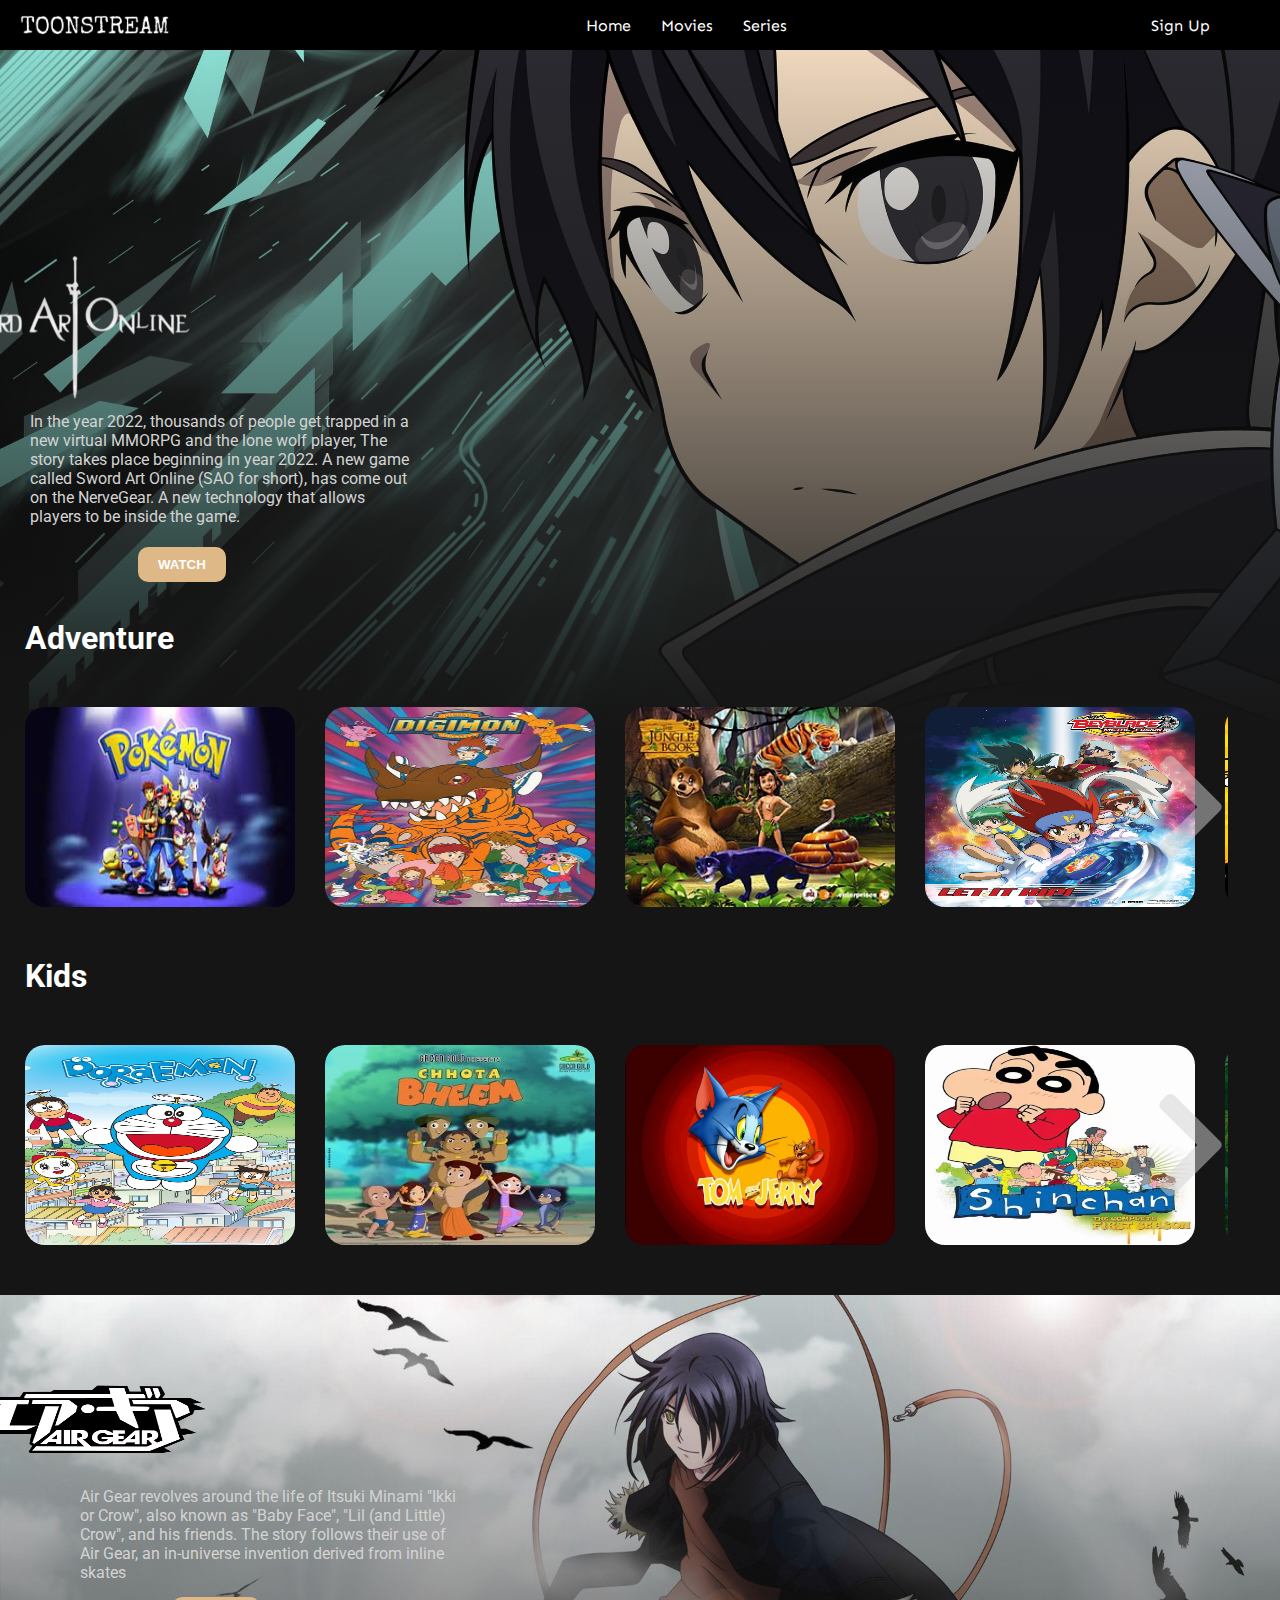
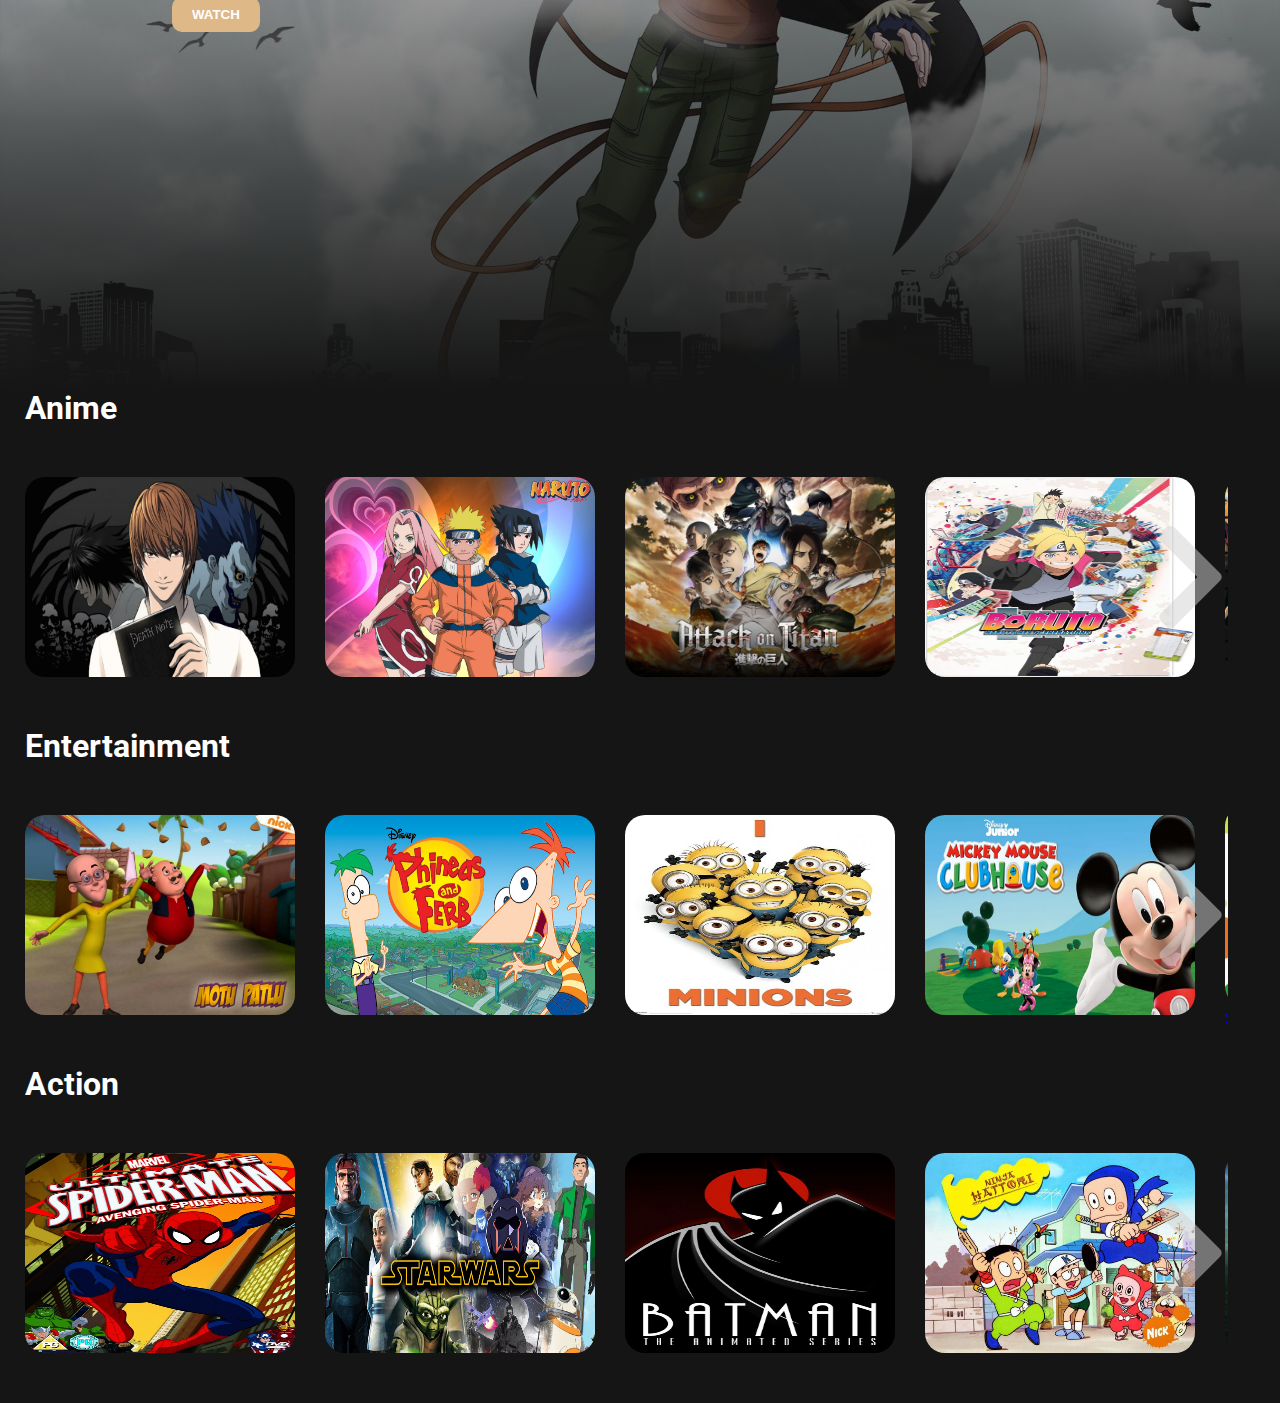
<file: index.html>
<html lang="en">

<head>
    <meta charset="UTF-8">
    <meta http-equiv="X-UA-Compatible" content="IE=edge">
    <meta name="viewport" content="width=device-width, initial-scale=1.0">
    <link rel="stylesheet" href="style.css">
    <link
        href="https://fonts.googleapis.com/css2?family=Roboto:wght@100;300;400;500;700;900&family=Sen:wght@400;700;800&display=swap"
        rel="stylesheet">
    <link rel="stylesheet" href="https://cdnjs.cloudflare.com/ajax/libs/font-awesome/5.15.2/css/all.min.css">
    <title>ToonStream</title>
</head>

<body>
    <div class="navbar">
        <div class="navbar-container">
            <div class="logo-container">
                <a href="index.html"> <h1 class="logo"> <img src="logo.png" alt=""></h1> </a>
                
            </div>
            <div class="menu-container">
                <ul class="menu-list">
                   <li class="menu-list-item" > <a href="index.html" class="home" > Home</a> </li> 
                    <li class="menu-list-item"> <a href="movies.html" class = "home" target="_blank">Movies </a>   </li>
                    <li class="menu-list-item"> <a href="series.html" class = "home" target="_blank">Series </a></li>
                 

                </ul>
            </div>
            <div class="profile-container">
        
                <div class="profile-text-container">
                    <span class="profile-text">Sign Up</span>
                    <!-- <i class="fas fa-caret-down"></i> -->
                </div>
                
            </div>
        </div>
    </div>

    
    
    <div class="container">
        <div class="content-container">
            <div class="featured-content"></div>
                
                <img class="featured-title" src="bg\sword-art-logo.png" alt="">
                <p class="featured-desc">In the year 2022, thousands of people get 
                    trapped in a new virtual MMORPG 
                    and the lone wolf player, 
                    The story takes place beginning in year 2022.
                    A new game called Sword Art Online (SAO for short), 
                    has come out on the NerveGear. 
                    A new technology that allows players to be inside the game. </p>
                    <a href="https://drive.google.com/file/d/12eY0Y2bvAnBhUYG9l4uHcPgE-QuoaBWD/view?usp=share_link" target="_blank">  <button class="featured-button">WATCH</button> </a>
            </div> 
            <div class="movie-list-container" style="padding-right: 52px;">
                <h1 class="movie-list-title">Adventure</h1>
                <div class="movie-list-wrapper">
                    <div class="movie-list">
                        <div class="movie-list-item">
                            <img class="movie-list-item-img" src="Adventure\pokemon.jpeg" alt="">
                            <span class="movie-list-item-title">Pokemon</span>
                            <p class="movie-list-item-desc">In a world where people collect Pokémon to do battle, a boy comes across an intelligent talking Pikachu who seeks to be a detective.</p>
                            <a href="https://drive.google.com/file/d/15_D2pwscx6F-G2VruEI13LqS904fgolK/view?usp=share_link" target="_blank">  <button class="movie-list-item-button">Watch Now</button> </a>
                        </div>
                        <div class="movie-list-item">
                            <img class="movie-list-item-img" src="Adventure\1288933507a8f01abe228456f5661da5--digimon-anime-my-childhood.jpg" alt="">
                            <span class="movie-list-item-title">Digimon</span>
                            <p class="movie-list-item-desc">A group of young teens is unexpectedly sent to the mysterious Digital World and paired up with their own powerful, the Digimon.</p>
                            <a href="https://drive.google.com/file/d/1CRf7yylfxoNNcjoizDumgb4WC58v_Lyz/view?usp=share_link" target="_blank">  <button class="movie-list-item-button">Watch Now</button> </a>
                        </div>
                        <div class="movie-list-item">
                            <img class="movie-list-item-img" src="Adventure\Junglebook2009.jpg" alt="">
                            <span class="movie-list-item-title">Jungle Book</span>
                            <p class="movie-list-item-desc">After a threat from the tiger Shere Khan forces him to flee the jungle, a man-cub named Mowgli embarks on a journey of self discovery.</p>
                            <a href="https://drive.google.com/file/d/1_nTGEJAnRXiCuMEy_OkbrBA-1JA2ptYc/view?usp=share_link" target="_blank">  <button class="movie-list-item-button">Watch Now</button> </a>
                        </div>
                        <div class="movie-list-item">
                            <img class="movie-list-item-img" src="Adventure\MV5BMjAxYjZkMDUtZmJkZi00NDdmLWIyZjgtZGQ2NjYwMzE1ZTkwXkEyXkFqcGdeQXVyNDI3MzQyOTM@._V1_FMjpg_UX1000_.jpg" alt="">
                            <span class="movie-list-item-title">Beyblade</span>
                            <p class="movie-list-item-desc">Four beybladers and their genius friend travel the world as team 'Bladebreakers' to win a championship.
                                </p>
                                <a href="https://drive.google.com/file/d/1a-Br5x-RiecO2wtpgDpnfipuxKI9RD9_/view?usp=share_link" target="_blank">  <button class="movie-list-item-button">Watch Now</button> </a>
                        </div>
                        <div class="movie-list-item">
                            <img class="movie-list-item-img" src="Adventure\kick buttowski.jpg" alt="">
                            <span class="movie-list-item-title">kick buttowski</span>
                            <p class="movie-list-item-desc">A satirical look at an 8-year-old boy who aspires to be the most hardcore daredevil in existence.  </p>
                           
                            <a href="https://drive.google.com/file/d/1D8AUpY1rx0hivLpwpwOR7q8oF1Ia4Imc/view?usp=share_link" target="_blank">  <button class="movie-list-item-button">Watch Now</button> </a>
                        </div>
                        <div class="movie-list-item">
                            <img class="movie-list-item-img" src="Adventure\71DBgDtzZpL._SX355_.jpg" alt="">
                            <span class="movie-list-item-title">Popeye</span>
                            <p class="movie-list-item-desc">The adventures of the famous sailor man and his friends in the seaside town of Sweethaven.</p>
                            <a href="https://drive.google.com/file/d/1snSDCKGowKGN_YSkXE9NwNTXR7m-SQO0/view?usp=share_link" target="_blank">  <button class="movie-list-item-button">Watch Now</button> </a>
                        </div> 
                        <div class="movie-list-item">
                            <img class="movie-list-item-img" src="Adventure\f1c79ded2d02ef46e161c55f8a090f6e.jpeg" alt="">
                            <span class="movie-list-item-title">Looney Tunes</span>
                            <p class="movie-list-item-desc">Bugs Bunny, Daffy Duck, and many other Looney Tunes characters have all new 
                                misadventures in this series inspired by their classic shorts.</p>
                                <a href="https://drive.google.com/file/d/1CGsjgIn1ePvzGEMjTP51HkGad8yIMaVX/view?usp=share_link" target="_blank">   <button class="movie-list-item-button">Watch Now</button> </a>
                        </div>
                    </div>
                    <i class="fas fa-chevron-right arrow"></i>
                </div>
            </div>
            <div class="movie-list-container" style="padding-right: 52px;">
                <h1 class="movie-list-title">Kids</h1>
                <div class="movie-list-wrapper">
                    <div class="movie-list">
                        <div class="movie-list-item">
                            <img class="movie-list-item-img" src="KIDS\aL9BRFZuLzbuvhtrlTYs1ix1apu.jpg" alt="">
                            <span class="movie-list-item-title">Doraemon</span>
                            <p class="movie-list-item-desc">Doraemon is a robotic cat that comes from the 22nd century. 
                                He comes to 20th century and stays with Nobi Family.</p>
                                <a href="https://drive.google.com/file/d/1pIk-zJmNSs4ZhmInBX-CPbydE95LkzNP/view?usp=share_link" target="_blank">   <button class="movie-list-item-button">Watch Now</button> </a>
                        </div>
                        <div class="movie-list-item">
                            <img class="movie-list-item-img" src="KIDS\Chhota_Bheem.jpg" alt="">
                            <span class="movie-list-item-title">Chota Bheem</span>
                            <p class="movie-list-item-desc">Chhota Bheem is an Indian animated series adventures about a boy 
                                named Bheem and his friends in fictional village of Dholakpur.</p>
                                <a href="https://drive.google.com/file/d/1CjA3QigPDhhXcyQt8mnGPZV9xaSysJmV/view?usp=share_link" target="_blank">   <button class="movie-list-item-button">Watch Now</button> </a>
                        </div>
                        <div class="movie-list-item">
                            <img class="movie-list-item-img" src="KIDS\61QX-NxKheL._SL1027_.jpg" alt="">
                            <span class="movie-list-item-title">Tom & Jerry</span>
                            <p class="movie-list-item-desc">Tom and Jerry series is about a hapless cat's 
                                never-ending pursuit of a clever mouse. Tom is scheming cat
                                & Jerry is the spunky mouse.</p>
                                <a href="https://drive.google.com/file/d/1C4eqhFM0yxO93S9nNqDtmT0xWFzt9Dky/view?usp=share_link" target="_blank">  <button class="movie-list-item-button">Watch Now</button> </a>
                        </div>
                        <div class="movie-list-item">
                            <img class="movie-list-item-img" src="KIDS\medium-shin-chan-cartoon-wall-poster-for-room-with-gloss-original-imagf2uzgterzruh.JPG" alt="">
                            <span class="movie-list-item-title">Shinchan</span>
                            <p class="movie-list-item-desc">Series follows the 
                                adventures of the five-year-old Shinnosuke "Shin" Nohara and his parents,
                                 baby sister, dog, neighbours, and best friends.</p>
                                 <a href="https://drive.google.com/file/d/1CFEkQRtLBjLXHyEEmiISuOudSL-dyGf1/view?usp=share_link" target="_blank">  <button class="movie-list-item-button">Watch Now</button> </a>
                        </div>
                        <div class="movie-list-item">
                            <img class="movie-list-item-img" src="KIDS\Go2C_Go_21_poster.JPG" alt="">
                            <span class="movie-list-item-title">Go Diego Go</span>
                            <p class="movie-list-item-desc">The series is a spin-off show of Dora the Explorer & follows Dora's cousin Diego, 
                                an 8-year-old boy whose adventures rescuing animals.
                            </p>
                            <a href="https://drive.google.com/file/d/1C9qLDNXqfBOCm_4PrkAxRxsPUKnu3Q3X/view?usp=share_link" target="_blank">  <button class="movie-list-item-button">Watch Now</button> </a>
                        </div>
                        <div class="movie-list-item">
                            <img class="movie-list-item-img" src="KIDS\wuZAi6JPdlX68s1p7iztmt0p13C.jpg" alt="">
                            <span class="movie-list-item-title">Dora the Explorer</span>
                            <p class="movie-list-item-desc">Dora portrayed as a heroic Latina girl who embarks on 
                                countless adventures to find something or help somebody in need.
                            </p>
                            <a href="https://drive.google.com/file/d/1C8j4R90KNPEGtf0wKNknJC7HzB-l8aed/view?usp=share_link" target="_blank">   <button class="movie-list-item-button">Watch Now</button> </a>
                        </div>
                        <div class="movie-list-item">
                            <img class="movie-list-item-img" src="KIDS\K3UGJc.jpg" alt="">
                            <span class="movie-list-item-title">Bob the Builder</span>
                            <p class="movie-list-item-desc">The series follows the adventures of Bob, a building contractor, specialising 
                                in masonry.</p>
                                <a href="https://drive.google.com/file/d/1CK4gCx1BRwS48FRA4AaK5qevhVtYulBA/view?usp=share_link" target="_blank">  <button class="movie-list-item-button">Watch Now</button> </a>
                        </div>
                    </div>
                    <i class="fas fa-chevron-right arrow"></i>
                </div>
            </div>
            <div class="featured-content2">
               
                    <img class="featured-title2" src="bg\Air_Gear_Logo.png" alt="">
                    <p class="featured-desc2">Air Gear revolves around the life of Itsuki Minami "Ikki or Crow", also known as "Baby Face", "Lil (and Little) Crow", and his friends. The story follows their use of Air Gear, an in-universe invention derived from inline skates</p>
                
                    <a href="https://drive.google.com/file/d/1jsdKOFHLf_dY2JjpiUX0R-B6jeLE4he9/view?usp=share_link" target="_blank">   <button class="featured-button2">WATCH</button> </a>
            </div>
            <div class="movie-list-container" style="padding-right: 52px;">
                <h1 class="movie-list-title">Anime</h1>
                <div class="movie-list-wrapper">
                    <div class="movie-list">
                        <div class="movie-list-item">
                            <img class="movie-list-item-img" src="ANIME\wp9038321.JPG" alt="">
                            <span class="movie-list-item-title">Death Note</span>
                            <p class="movie-list-item-desc">A student goes on a secret crusade to 
                                eliminate criminals from the world after discovering a notebook capable of killing anyone.
                                
                            </p>
                            <a href="https://drive.google.com/file/d/1CbIj8einDpeOPesRDAdkGcy9Zz7UslxM/view?usp=share_link" target="_blank">  <button class="movie-list-item-button">Watch Now</button> </a>
                        </div>
                        <div class="movie-list-item">
                            <img class="movie-list-item-img" src="ANIME\68amfejo0hg34i2t.jpg" alt="">
                            <span class="movie-list-item-title">Naruto</span>
                            <p class="movie-list-item-desc">It tells the story of Naruto Uzumaki, a ninja who seeks recognition 
                                from his peers and dreams of becoming the Hokage, leader of his village.
                            </p>
                            <a href="https://drive.google.com/file/d/1BkJVybiAB6EmNsTjgkcmFt9EzDwLuEeA/view?usp=share_link" target="_blank"> <button class="movie-list-item-button">Watch Now</button> </a>
                        </div>
                        <div class="movie-list-item">
                            <img class="movie-list-item-img" src="ANIME\91aSWggiMhL._RI_.jpg" alt="">
                            <span class="movie-list-item-title">Attack on Titan</span>
                            <p class="movie-list-item-desc">It is set in a world where humanity is forced to live in 
                                cities surrounded by three enormous walls that protect them from gigantic humanoids </p>
                                <a href="https://drive.google.com/file/d/1Bk0bXhz2OSQ7QLbQ5s1393_3sFHOxULG/view?usp=share_link" target="_blank">  <button class="movie-list-item-button">Watch Now</button> </a>
                        </div>
                        <div class="movie-list-item">
                            <img class="movie-list-item-img" src="ANIME\634d0cbf2e6026217a368d1f-trends-international-boruto-naruto-next.JPG" alt="">
                            <span class="movie-list-item-title">Boruto</span>
                            <p class="movie-list-item-desc">Boruto is a spin-off & a sequel to Kishimoto's Naruto, follows the exploits of Naruto Uzumaki's son, 
                                Boruto Uzumaki, & his ninja team.</p>
                                <a href="https://drive.google.com/file/d/1BidXTB11TQOzv82sg0ofsRXREyvXohmE/view?usp=share_link" target="_blank"> <button class="movie-list-item-button">Watch Now</button> </a>
                        </div>
                        <div class="movie-list-item">
                            <img class="movie-list-item-img" src="ANIME\p12129031_b_h10_ab.jpg" alt="">
                            <span class="movie-list-item-title">One Piece</span>
                            <p class="movie-list-item-desc">The series focuses on Monkey D. Luffy—a young man made of rubber after unintentionally eating a 
                                Devil Fruit.</p>
                                <a href="https://drive.google.com/file/d/1CU7g6bdE4F9cXTjfyYlefeGXzzgXQX3O/view?usp=share_link" target="_blank">   <button class="movie-list-item-button">Watch Now</button> </a>
                        </div>
                        <div class="movie-list-item">
                            <img class="movie-list-item-img" src="ANIME\35e4ac6339f5fdcc164160a5755790cd.jpe" alt="">
                            <span class="movie-list-item-title">Dragon Ball Z</span>
                            <p class="movie-list-item-desc">it is the sequel to the 1986 Dragon Ball anime series 
                                & adapts the latter 325 chapters of the original Dragon Ball created by Akira Toriyama.
                            </p>
                            <a href="https://drive.google.com/file/d/1BsO-G7U8cFehtM5RI-1TiPb96VbhXK5R/view?usp=sharing" target="_blank">  <button class="movie-list-item-button">Watch Now</button> </a>
                        </div>
                        <div class="movie-list-item">
                            <img class="movie-list-item-img" src="ANIME\Kez0Br.jpg" alt="">
                            <span class="movie-list-item-title">Yu-Gi-Oh!</span>
                            <p class="movie-list-item-desc">Yu-Gi-Oh! tells the tale of Yugi Mutou, a timid young boy who loves all 
                                sorts of games, but is often bullied around.</p>
                                <a href="https://drive.google.com/file/d/1DLbMYb-t6AlT48dCn1emQespTA27cLez/view?usp=share_link" target="_blank"> <button class="movie-list-item-button">Watch Now</button> </a>
                        </div>
                    </div>
                    <i class="fas fa-chevron-right arrow"></i>
                </div>
            </div>

            <div class="movie-list-container" style="padding-right: 52px;">
                <h1 class="movie-list-title">Entertainment</h1>
                <div class="movie-list-wrapper">
                    <div class="movie-list">
                        <div class="movie-list-item">
                            <img class="movie-list-item-img" src="ENTERTAINMENT\motu patlu.jpg" alt="">
                            <span class="movie-list-item-title">Motu Patlu</span>
                            <p class="movie-list-item-desc">Motu and Patlu, living in a fictional town called Furfuri Nagar, 
                                however later in the series they live in another fictional city known as Modern City.
                            </p>
                         <a href="https://drive.google.com/file/d/1BXXw-IEhOYUsB7LZMdpw9iT8qs86pAmZ/view?usp=share_link" target="_blank">   <button class="movie-list-item-button">Watch Now</button> </a>
                        </div>
                        <div class="movie-list-item">
                            <img class="movie-list-item-img" src="ENTERTAINMENT\adb8b6af61977c489ea4d304cd318f74b780_1232xr706_Q100.jpg" alt="">
                            <span class="movie-list-item-title">Phineas & Ferb</span>
                            <p class="movie-list-item-desc">An animated comedy about two stepbrothers who find inventive things 
                                to do on each day of their summer vacation.</p>
                                <a href="https://drive.google.com/file/d/1BZ9QwUp0-YwoBnOv8Wxhvwj1_dBJAj3u/view?usp=share_link" target="_blank">   <button class="movie-list-item-button">Watch Now</button> </a>
                        </div>
                        <div class="movie-list-item">
                            <img class="movie-list-item-img" src="ENTERTAINMENT\despicable-me-2-i-love-minions-i21430.jpg" alt="">
                            <span class="movie-list-item-title">Minions</span>
                            <p class="movie-list-item-desc">Minions are species of tiny yellow henchmen; 
                            they look like unusually dressed Mike.
                            They're earnestly driven  to serve an evil boss. </p>
                            <a href="https://drive.google.com/file/d/1BTniBRSj33nhIBXvs0mxmNKEgOcwWXpd/view?usp=share_link" target="_blank">  <button class="movie-list-item-button">Watch Now</button> </a>
                        </div>
                        <div class="movie-list-item">
                            <img class="movie-list-item-img" src="ENTERTAINMENT\mickey mouse.jpg" alt="">
                            <span class="movie-list-item-title">Mickey Mouse</span>
                            <p class="movie-list-item-desc">Mickey and his friends Minnie, Donald, Pluto, Daisy, Goofy, Pete, Clarabelle and more go on 
                                fun and educational adventures.</p>
                                <a href="https://drive.google.com/file/d/1B_Jir2NgGKeuKgzLZcWLKk2l3-10yghG/view?usp=share_link" target="_blank">  <button class="movie-list-item-button">Watch Now</button> </a>
                        </div>
                        <div class="movie-list-item">
                            <img class="movie-list-item-img" src="ENTERTAINMENT\wp6552165-kiteretsu-daihyakka-wallpapers.jpg" alt="">
                            <span class="movie-list-item-title">Kiteretsu</span>
                            <p class="movie-list-item-desc">Kiteretsu is the story of Eichii Kiteretsu, descendant of a great inventor named D. Kiteretsu which the authors 
                                say the cousin of Nobita.</p>
                                <a href="https://drive.google.com/file/d/1QoXtxSjjddOCofmanNlxG-lhq_YwsCxn/view?usp=share_link" target="_blank">   <button class="movie-list-item-button">Watch Now</button> <

                        </div>
                        <div class="movie-list-item">
                            <img class="movie-list-item-img" src="ENTERTAINMENT\small-scooby-doo-144-scooby-doo-poster-multicolor-photo-paper-original-imaghg2jjkmgbhgp.JPG" alt="">
                            <span class="movie-list-item-title">Scooby-Doo!</span>
                            <p class="movie-list-item-desc">Scooby is brown from head to toe with several distinctive black spots on his 
                                upper body and does not seem to have a melanistic mask.</p>
                                <a href="https://drive.google.com/file/d/1CrysaPXTcgaU2E7orA2oyqsCYXOHrDPd/view?usp=share_link" target="_blank">  <button class="movie-list-item-button">Watch Now</button> </a>
                        </div>
                        <div class="movie-list-item">
                            <img class="movie-list-item-img" src="ENTERTAINMENT\medium-famous-cartoon-wall-poster-for-decoration-bob-the-builder-original-imagd5f75ndwyhjg.JPG" alt="">
                            <span class="movie-list-item-title">Bob the Builder</span>
                            <p class="movie-list-item-desc">The series follows the adventures of Bob, a building contractor, specialising in masonry, 
                                along with his colleague Wendy & friends.</p>
                                <a href="https://drive.google.com/file/d/1CK4gCx1BRwS48FRA4AaK5qevhVtYulBA/view?usp=share_link" target="_blank"> <button class="movie-list-item-button">Watch Now</button> </a>
                        </div>
                    </div>
                    <i class="fas fa-chevron-right arrow"></i>
                </div>
            </div>

            <div class="movie-list-container" style="padding-right: 52px;">
                <h1 class="movie-list-title">Action</h1>
                <div class="movie-list-wrapper">
                    <div class="movie-list">
                        <div class="movie-list-item">
                            <img class="movie-list-item-img" src="ACTION\MV5BMDg5NTFlMTUtNDdmYi00MGYwLTlkNjQtMjU2NzEzMDFhMDY3XkEyXkFqcGdeQXVyNjExODE1MDc@._V1_FMjpg_UX1000_.jpg" alt="">
                            <span class="movie-list-item-title">Spider-Man</span>
                            <p class="movie-list-item-desc">The series is a modernized re-imagining of Marvel's long-running Spider-Man comic 
                                book as part of the company's Marvel imprint.</p>
                                <a href="https://drive.google.com/file/d/1CFFu-Oji1o5_XhNJKiqJTfnwvTYyzXyg/view?usp=share_link" target="_blank">   <button class="movie-list-item-button">Watch Now</button> </a>
                        </div>
                        <div class="movie-list-item">
                            <img class="movie-list-item-img" src="ACTION\star-wars-animated-series-ranked.JPG" alt="">
                            <span class="movie-list-item-title">StarWars</span>
                            <p class="movie-list-item-desc">Produced by Lucasfilm, The series consists of original animated short films 
                                set in, or inspired by, the Star Wars universe.</p>
                                <a href="https://drive.google.com/file/d/1Bxtu2X5-x8YhXZhGSPEKQI-6iC2_nIkN/view?usp=share_link" target="_blank"> <button class="movie-list-item-button">Watch Now</button> </a>
                        </div>
                        <div class="movie-list-item">
                            <img class="movie-list-item-img" src="ACTION\MV5BOTM3MTRkZjQtYjBkMy00YWE1LTkxOTQtNDQyNGY0YjYzNzAzXkEyXkFqcGdeQXVyOTgwMzk1MTA@._V1_.jpg" alt="">
                            <span class="movie-list-item-title">Batman</span>
                            <p class="movie-list-item-desc">Animated television series based on the DC Comics superhero Batman. Developed by Bruce Timm 
                                & Eric Radomski.</p>
                          <a href="https://drive.google.com/file/d/1C-7vRthcTiRcOMd-7rgzViB9nWy3wCfi/view?usp=share_link" target="_blank">  <button class="movie-list-item-button">Watch Now</button> </a>
                        </div>
                        <div class="movie-list-item">
                            <img class="movie-list-item-img" src="ACTION\ninja hathori.jpg" alt="">
                            <span class="movie-list-item-title">Ninja Hattori</span>
                            <p class="movie-list-item-desc">Hattori-kun, 11 years old is the protagonist of the series, a little ninja who is
                                 named after his ancestor Hattori Hanzō.</p>
                          <a href="https://drive.google.com/file/d/1McL4O_9J5acBMsvvz8VUJgf5lJFAjiy9/view?usp=share_link" target="_blank">   <button class="movie-list-item-button">Watch Now</button> </a>
                        </div>
                        <div class="movie-list-item">
                            <img class="movie-list-item-img" src="ACTION\power rangers.jpg" alt="">
                            <span class="movie-list-item-title">Power Rangers</span>
                            <p class="movie-list-item-desc">Legend says when the darkness arises, five brave teen sorcerers will be 
                                called to fight for the planet's survival.</p>
                                <a href="https://drive.google.com/file/d/1CmFM9pz3Fk7xhsnf_asKtD8qh6wh4iMt/view?usp=share_link" target="_blank">  <button class="movie-list-item-button">Watch Now</button> </a>
                        </div>
                        <div class="movie-list-item">
                            <img class="movie-list-item-img" src="ACTION\2066236485540035353.jpg" alt="">
                            <span class="movie-list-item-title">Transformers</span>
                            <p class="movie-list-item-desc">Plot unknown. Reportedly based on the 'Transformers' spinoff 'Beast Wars' which feature robots 
                                that transform into robotic animals.</p>
                                <a href="https://drive.google.com/file/d/1Cwt2uMF7SNs6xECmHm0LVKTqUrBxnWiQ/view?usp=share_link" target="_blank">  <button class="movie-list-item-button">Watch Now</button> </a>
                        </div>
                        <div class="movie-list-item">
                            <img class="movie-list-item-img" src="ACTION\medium-ben-10-waterproof-vinyl-sticker-poster-can2449-1-can2449-original-imagy5epq9va8vdz.JPG" alt="">
                            <span class="movie-list-item-title">Ben 10</span>
                            <p class="movie-list-item-desc">Boy named Ben Tennyson acquires the Omnitrix, an alien device resembling a wristwatch, 
                                contains DNA of different alien species.</p>
                                <a href="https://drive.google.com/file/d/1DKlsOdSMY1JPBWQZokRNOyX9v6moAENF/view?usp=share_link" target="_blank"> <button class="movie-list-item-button">Watch Now</button> </a>
                        </div>
                    </div>
                    <i class="fas fa-chevron-right arrow"></i>
                </div>
            </div>
        </div>
    </div>
    <script src="app.js"></script>
</body>

</html>
</file>
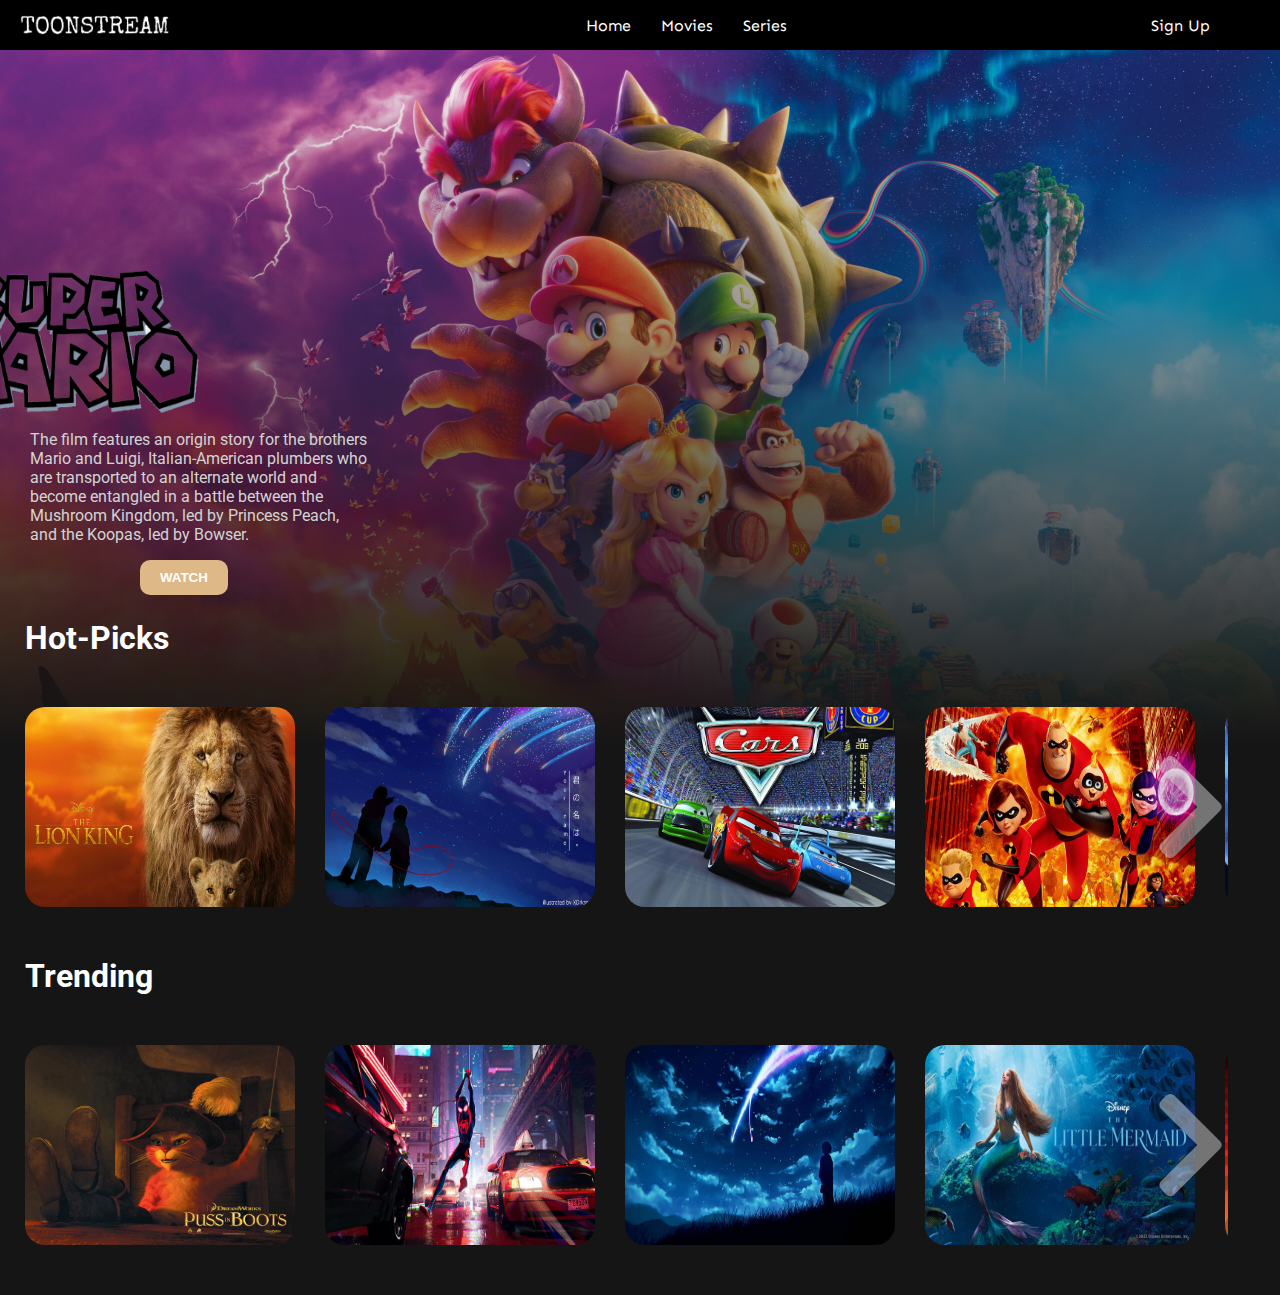
<file: movies.html>
<html lang="en">

<head>
    <meta charset="UTF-8">
    <meta http-equiv="X-UA-Compatible" content="IE=edge">
    <meta name="viewport" content="width=device-width, initial-scale=1.0">
    <link rel="stylesheet" href="movies.css">
    <link
        href="https://fonts.googleapis.com/css2?family=Roboto:wght@100;300;400;500;700;900&family=Sen:wght@400;700;800&display=swap"
        rel="stylesheet">
    <link rel="stylesheet" href="https://cdnjs.cloudflare.com/ajax/libs/font-awesome/5.15.2/css/all.min.css">
    <title>Movies</title>
</head>

<body>
    <div class="navbar">
        <div class="navbar-container">
            <div class="logo-container">
                <a href="index.html">   <h1 class="logo"> <img src="logo.png"alt=""></h1> </a>
                 
            </div>
            <div class="menu-container">
                <ul class="menu-list">
                   <li class="menu-list-item" > <a href="index.html" class="home"> Home</a> </li> 
                   <li class="menu-list-item" > <a href="movies.html" class = "home">Movies </a>   </li>
                   <li class="menu-list-item"> <a href="series.html" class = "home">Series </a></li>
            
                </ul>
            </div>
            <div class="profile-container">
                <!-- <img class="profile-picture" src="img/profile.jpg" alt="">  -->
                <div class="profile-text-container">
                    <span class="profile-text">Sign Up</span>
                    <!-- <i class="fas fa-caret-down"></i> -->
                </div>
                
            </div>
        </div>
    </div>

    
    
    <div class="container">
        <div class="content-container">
            <div class="featured-content"></div>
                
                <img class="featured-title" src="marios.png" alt="">
                <p class="featured-desc">The film features an origin story for the brothers Mario and Luigi, 
                    Italian-American plumbers who are transported to an alternate world and become entangled 
                    in a battle between the Mushroom Kingdom, led by Princess Peach,
                     and the Koopas, led by Bowser. </p>
                     <a href="https://drive.google.com/file/d/1E53ylSkWy0rpi8h5lTUonq3fLqPqksHK/view?usp=sharing" target="_blank">   <button class="featured-button">WATCH</button> </a>
            </div>
            <div class="movie-list-container" style="padding-right: 52px;">
                <h1 class="movie-list-title">Hot-Picks</h1>
                <div class="movie-list-wrapper">
                    <div class="movie-list">
                        <div class="movie-list-item">
                            <img class="movie-list-item-img" src="Movies\Lion king.jpg" alt="">
                            <span class="movie-list-item-title">The Lion King</span>
                            <p class="movie-list-item-desc">Disney's The Lion King is about Lion prince Simba and his father who targeted by his bitter uncle, who wants to ascend the throne himself.</p>
                            <a href="https://drive.google.com/file/d/1E6yuEY8MFwfceiO61LiNUN6PUA9AwBkD/view?usp=share_link" target="_blank">  <button class="movie-list-item-button">Watch Now</button> </a>
                        </div>
                        <div class="movie-list-item">
                            <img class="movie-list-item-img" src="Movies\Your name.jpg" alt="">
                            <span class="movie-list-item-title">Your Name</span>
                            <p class="movie-list-item-desc">YOUR NAME follows two Japanese teens -- big-city boy Taki & rural girl Mitsuha -- who mysteriously wake up one morning in each other's bodies.</p>
                            <a href="https://drive.google.com/file/d/1E9saQPm-pc4vs7R8ApY4arwuaFOKe8B4/view?usp=share_link" target="_blank">  <button class="movie-list-item-button">Watch Now</button> </a>
                        </div>
                        <div class="movie-list-item">
                            <img class="movie-list-item-img" src="Movies\cars.jpg" alt="">
                            <span class="movie-list-item-title">Cars</span>
                            <p class="movie-list-item-desc">On the way to the biggest race of his life, a hotshot rookie race car gets stranded in a rundown town, & learns that winning isn't everything in life.</p>
                            <a href="https://drive.google.com/file/d/1EDZidBzTHKssJepYXxPEm-PP8M-0KwW6/view?usp=share_link" target="_blank">  <button class="movie-list-item-button">Watch Now</button> </a>
                        </div>
                        <div class="movie-list-item">
                            <img class="movie-list-item-img" src="Movies\the incredibles.jpg" alt="">
                            <span class="movie-list-item-title">The incredibles</span>
                            <p class="movie-list-item-desc">While trying to lead a quiet suburban life, a family of undercover superheroes are forced into action to save the world.
                                </p>
                                <a href="https://drive.google.com/file/d/1EDtOuEWL3DxZ12ZtUkaBNssW5qYzYGWa/view?usp=share_link" target="_blank"> <button class="movie-list-item-button">Watch Now</button> </a>
                        </div>
                        <div class="movie-list-item">
                            <img class="movie-list-item-img" src="Movies\monsters inc.jpg" alt="">
                            <span class="movie-list-item-title">Monsters, Inc.</span>
                            <p class="movie-list-item-desc">In order to power the city, monsters have to scare children so that they scream. However, the children are toxic to the monsters. </p>
                           
                            <a href="https://drive.google.com/file/d/1ELlaHIl6A9AI88grTHKLAld-FepAoS3c/view?usp=share_link" target="_blank">  <button class="movie-list-item-button">Watch Now</button> </a>
                        </div>
                        <div class="movie-list-item"> 
                            <img class="movie-list-item-img" src="Movies\inside out.jpg" alt="">
                            <span class="movie-list-item-title">Inside out</span>
                            <p class="movie-list-item-desc">After young Riley is uprooted from her Midwest life and moved to San Francisco, her emotions - Joy, Fear, Anger, Disgust and Sadness.</p>
                            <a href="https://drive.google.com/file/d/1EMzLBKiSck6vv22GgbxPdEL47rJbrD2Q/view?usp=share_link" target="_blank">  <button class="movie-list-item-button">Watch Now</button> </a>
                        </div>
                        
                    </div>
                    <i class="fas fa-chevron-right arrow"></i>
                </div>
            </div>
            <div class="movie-list-container" style="padding-right: 52px;">
                <h1 class="movie-list-title">Trending</h1>
                <div class="movie-list-wrapper">
                    <div class="movie-list">
                        <div class="movie-list-item">
                            <img class="movie-list-item-img" src="Movies\Puss in Boots.jpg" alt="">
                            <span class="movie-list-item-title">Puss in Boots</span>
                            <p class="movie-list-item-desc">When Puss in Boots discovers that his passion for adventure has taken its toll and he has burned through eight of his nine lives.</p>
                            <a href="https://drive.google.com/file/d/1EQI_7vNaKgJe4sXmLeaijHQgon_NjaVW/view?usp=share_link" target="_blank">    <button class="movie-list-item-button">Watch Now</button> </a>
                        </div>
                        <div class="movie-list-item">
                            <img class="movie-list-item-img" src="Movies\SpiderMan.jpg" alt="">
                            <span class="movie-list-item-title">Spider-Man</span>
                            <p class="movie-list-item-desc">Miles Morales catapults across the Multiverse, where he encounters a team of Spider-People charged with protecting its very existence. </p>
                            <a href="https://drive.google.com/file/d/1ERTQ1MeKe8LCrDgCye0-yNue0KhR4pdz/view?usp=share_link" target="_blank">  <button class="movie-list-item-button">Watch Now</button> </a>
                        </div>
                        <div class="movie-list-item">
                            <img class="movie-list-item-img" src="Movies\Suzume.jpg" alt="">
                            <span class="movie-list-item-title">Suzume</span>
                            <p class="movie-list-item-desc">A modern action adventure road story where a 17-year-old girl named Suzume helps a mysterious young man.</p>
                            <a href="https://drive.google.com/file/d/1EXXBxm97_QSerdMQ45AoasLnV_X52JsP/view?usp=share_link" target="_blank">  <button class="movie-list-item-button">Watch Now</button> </a>
                        </div>
                        <div class="movie-list-item">
                            <img class="movie-list-item-img" src="Movies\The Little Mermaid.jpeg" alt="">
                            <span class="movie-list-item-title">Little Mermaid</span>
                            <p class="movie-list-item-desc">A mermaid princess makes a Faustian bargain in an attempt to become human and win a prince's love.</p>
                            <a href="https://drive.google.com/file/d/1ESNVlQQyQRumRSSHDxguEPrcMQu-8ES3/view?usp=share_link" target="_blank">  <button class="movie-list-item-button">Watch Now</button> </a>
                        </div>
                        <div class="movie-list-item">
                            <img class="movie-list-item-img" src="Movies\Kung Fu Panda.jpg" alt="">
                            <span class="movie-list-item-title">Kung Fu Panda</span>
                            <p class="movie-list-item-desc">To everyone's surprise, including his own, Po, an overweight, clumsy panda, is chosen as protector of the Valley of Peace.</p>
                            <a href="https://drive.google.com/file/d/1EVbRq_fND84tESUTWR2lvjeLrPgaNK1v/view?usp=share_link" target="_blank">  <button class="movie-list-item-button">Watch Now</button> </a>
                        </div>
                        <div class="movie-list-item">
                            <img class="movie-list-item-img" src="Movies\Elemental.avif" alt="">
                            <span class="movie-list-item-title">Elemental</span>
                            <p class="movie-list-item-desc">Follows Ember and Wade, in a city where fire-, water-, land- and air-residents live together</p>
                            <a href="https://drive.google.com/file/d/1EcwLbt_mPKtfvQqt4dorxJBpHlDu6gyY/view?usp=share_link" target="_blank">  <button class="movie-list-item-button">Watch Now</button> </a>
                        </div>
                        
                    </div>
                    <i class="fas fa-chevron-right arrow"></i>
                </div>
            </div>
           
            

            

            
        </div>
    </div>
    <script src="app.js"></script>
</body>

</html>
</file>
<file: style.css>
* {
  margin: 0;
}

body {
  font-family: "Roboto", sans-serif;
}

.navbar {
  width: 100%;
  height: 50px;
  background-color: black;
  position:inherit;
  top: 0;
}



.navbar-container {
  display: flex;
  align-items: center;
  padding: 0 50px;
  height: 100%;
  color: white;
  font-family: "Sen", sans-serif;
}

.logo-container {
  flex: 1;
}

img {
  display: block;
  width: 154px;
  height: 154px;
  margin: auto;
  position: relative;
  right: 30;

}
.home{
  color: white;
  text-decoration: none;
}

.home:hover{
  color: red;
}

.menu-container {
  flex: 6;
}

.menu-list {
  display: flex;
    list-style: none;
    text-decoration: none;
    position: relative;
    left: 342px;

}

.menu-list-item {
  margin-right: 30px;
  color: white;
  text-decoration: none;   
}

.menu-list-item:hover{
  color: red;
  text-decoration: none;
}
.profile-container {
  flex: 2;
  display: flex;
  align-items: center;
  justify-content: flex-end;
}

.profile-text-container {
  margin: 0 20px;
}

 .profile-text-container:hover{
    color: red;
  }

.left-menu-icon {
  color: white;
  font-size: 20px;
  margin-bottom: 40px;
}

.container {
  background-color: #151515;
  min-height: calc(100vh - 50px);
  color: white;
}

.content-container {

  height: 569;
 
}

.featured-content {
  background: linear-gradient(to bottom, rgba(0,0,0,0), #151515), url(bg/640956.jpg);
  height: 66vh;
  padding: 50px;
  background-repeat: no-repeat;
  background-size: cover;
  
}

.featured-content2 {
  background: linear-gradient(to bottom, rgba(0,0,0,0), #151515), url(bg/background.jpg);
  height: 66vh;
  padding: 50px;
  background-repeat: no-repeat;
  background-size: cover;
  
}
.featured-title {
  position: relative;
    right: 574px;
    bottom: 520px;
    width: 300px;
    height: 200px;
}

.featured-title2 {
  position: relative;
  right: 558px;
  bottom: -37px;
  width: 255px;
  height: 75px;
}

.featured-desc {
  position: relative;
  bottom: 562px;

  width: 382px;
  color: lightgray;
  margin: 30px ;
}

.featured-desc2 {
  position: relative;
  bottom: -37px;

  width: 382px;
  color: lightgray;
  margin: 30px ;
}

.featured-button {
  position: relative;
  bottom: 571px;
  left: 138px;
  background-color: burlywood;
  color: white;
  padding: 10px 20px;
  border-radius: 10px;
  border: none;
  outline: none;
  font-weight: bold;
}

.featured-button:hover{
  color: black;
}

.featured-button2 {
  position: relative;
  bottom: -22px;
  left: 122px;
  background-color: burlywood;
  color: white;
  padding: 10px 20px;
  border-radius: 10px;
  border: none;
  outline: none;
  font-weight: bold;
}

.featured-button2:hover{
  color: black;
}

.movie-list-container {
  padding: 0 25px;
}

.movie-list-wrapper {
  position: relative;
  overflow: hidden;
}

.movie-list {
  display: flex;
  align-items: center;
  height: 300px;
  transform: translateX(0);
  transition: all 1s ease-in-out;
}

.movie-list-item {
  margin-right: 30px;
  position: relative;
}

.movie-list-item:hover .movie-list-item-img {
  transform: scale(1.2);
  margin: 0 30px;
  opacity: 0.5;
}

.movie-list-item:hover .movie-list-item-title,
.movie-list-item:hover .movie-list-item-desc,
.movie-list-item:hover .movie-list-item-button {
  opacity: 1;
}

.movie-list-item-img {
  transition: all 1s ease-in-out;
    width: 270px;
    height: 200px;
    object-fit: fill;
    border-radius: 20px;
    position: initial
}

.movie-list-item-title {
  background-color: white;
  color: #151515;
  padding: 0 10px;
  font-size: 32px;
  font-weight: bold;
  position: absolute;
  top: 10%;
  left: 26px;
  opacity: 0;
  transition: 1s all ease-in-out;
}

.movie-list-item-desc {
  background-color: white;
  color: #151515;
  padding: 10px;
  font-size: 14px;
  position: absolute;
  top: 30%;
  left: 26px;
  width: 230px;
  opacity: 0;
  transition: 1s all ease-in-out;
}

.movie-list-item-button {
  padding: 10px;
  background-color: #4dbf00;
  color: white;
  border-radius: 10px;
  outline: none;
  border: none;
  cursor: pointer;
  position: absolute;
  bottom: 10px;
  left: 90px;
  opacity: 0;
  transition: 1s all ease-in-out;
  
}

.movie-list-item-button:hover{
  color: black;
  transition: 0s all ease-out;
}

.arrow {
  font-size: 120px;
  position: absolute;
  top: 90px;
  right: 0;
  color: lightgray;
  opacity: 0.5;
  cursor: pointer;
}

.container.active {
  background-color: white;
}

.movie-list-title.active {
  color: black;
}

.navbar-container.active {
  background-color: white;

  color: black;
}

.sidebar.active{
    background-color: white;
}

.left-menu-icon.active{
    color: black;
}

.toggle.active{
    background-color: black;
}

.toggle-ball.active{
    background-color: white;
    transform: translateX(-20px);
}


@media only screen and (max-width: 940px){
    .menu-container{
        display: none;
    }
}
</file>
<file: movies.css>
* {
    margin: 0;
  }
  
  body {
    font-family: "Roboto", sans-serif;
  }
  
  .navbar {
    width: 100%;
    height: 50px;
    background-color: black;
    position:inherit;
    top: 0;
  }
  
  
  
  .navbar-container {
    display: flex;
    align-items: center;
    padding: 0 50px;
    height: 100%;
    color: white;
    font-family: "Sen", sans-serif;
  }
  
  .logo-container {
    flex: 1;
  }
  
  img {
    display: block;
    width: 154px;
    height: 154px;
    margin: auto;
    position: relative;
    right: 30;
  
  }
  .home{
    color: white;
    text-decoration: none;
  }
  
  .home:hover{
    color: red;
  }
  
  .menu-container {
    flex: 6;
  }
  
  .menu-list {
    display: flex;
      list-style: none;
      text-decoration: none;
      position: relative;
      left: 342px;

  }

  .menu-list-item {
    margin-right: 30px;
    color: white;
    text-decoration: none; 
  }

  
  
  .menu-list-item:hover{
    color: red;
    text-decoration: none;
  }
  
  
  .menu-list-item:active {
    font-weight: bold;
    color: red;

    text-decoration: none;
  }
  
  .menu-list-item:link{
    text-decoration: none;
  }
  
  
  .profile-container {
    flex: 2;
    display: flex;
    align-items: center;
    justify-content: flex-end;
  }
  
  .profile-text-container {
    margin: 0 20px;
  }
  
  .profile-text-container:hover{
    color: red;
  }
    
  .left-menu-icon {
    color: white;
    font-size: 20px;
    margin-bottom: 40px;
  }
  
  .container {
    background-color: #151515;
    min-height: calc(100vh - 50px);
    color: white;
  }
  
  .content-container {
/*   
    margin-left: 50px; */
    height: 569;
   
  }
  
  .featured-content {
    background: linear-gradient(to bottom, rgba(0,0,0,0), #151515), url(bg/super\ mario.jpg);
    height: 66vh;
    padding: 50px;
    background-repeat: no-repeat;
    background-size: cover;
    
  }
  

  .featured-title {
    position: relative;
    right: 576px;
    bottom: 492px;
    width: 308px;
    height: 168px;
  }
  
 
  .featured-desc {
    position: relative;
    bottom: 512px;
    width: 339px;
    color: lightgray;
    margin: 30px ;
  }
  
  
  
  .featured-button {
    position: relative;
    bottom: 526px;
    left: 140px;
    background-color: burlywood;
    color: white;
    padding: 10px 20px;
    border-radius: 10px;
    border: none;
    outline: none;
    font-weight: bold;
  }

  .featured-button:hover{
    color: black;
  }
  
 
  .featured-button2:hover{
    color: black;
  }

  .movie-list-container {
    padding: 0 25px;
  }
  
  .movie-list-wrapper {
    position: relative;
    overflow: hidden;
  }
  
  .movie-list {
    display: flex;
    align-items: center;
    height: 300px;
    transform: translateX(0);
    transition: all 1s ease-in-out;
  }
  
  .movie-list-item {
    margin-right: 30px;
    position: relative;
  }
  
  .movie-list-item:hover .movie-list-item-img {
    transform: scale(1.2);
    margin: 0 30px;
    opacity: 0.5;
  }
  
  .movie-list-item:hover .movie-list-item-title,
  .movie-list-item:hover .movie-list-item-desc,
  .movie-list-item:hover .movie-list-item-button {
    opacity: 1;
  }
  
  .movie-list-item-img {
    transition: all 1s ease-in-out;
    width: 270px;
    height: 200px;
    object-fit: fill;
    border-radius: 20px;
    position: initial
  }
  
  .movie-list-item-title {
    background-color: white;
    color: #151515;
    padding: 0 10px;
    font-size: 32px;
    font-weight: bold;
    position: absolute;
    top: 10%;
    left: 50px;
    opacity: 0;
    transition: 1s all ease-in-out;
  }
  
  .movie-list-item-desc {
    background-color: white;
    color: #151515;
    padding: 10px;
    font-size: 14px;
    position: absolute;
    top: 30%;
    left: 50px;
    width: 230px;
    opacity: 0;
    transition: 1s all ease-in-out;
  }
  
  .movie-list-item-button {
    padding: 10px;
    background-color: #4dbf00;
    color: white;
    border-radius: 10px;
    outline: none;
    border: none;
    cursor: pointer;
    position: absolute;
    bottom: 10px;
    left: 120px;
    opacity: 0;
    transition: 1s all ease-in-out;
    
  }

  .movie-list-item-button:hover{
    color: black;
    transition: 0s all ease-out;
  }
  
  .arrow {
    font-size: 120px;
    position: absolute;
    top: 90px;
    right: 0;
    color: lightgray;
    opacity: 0.5;
    cursor: pointer;
  }
  
  .container.active {
    background-color: white;
  }
  
  .movie-list-title.active {
    color: black;
  }
  
  .navbar-container.active {
    background-color: white;
  
    color: black;
  }
  
  .sidebar.active{
      background-color: white;
  }
  
  .left-menu-icon.active{
      color: black;
  }
  
  .toggle.active{
      background-color: black;
  }
  
  .toggle-ball.active{
      background-color: white;
      transform: translateX(-20px);
  }
  
  
  @media only screen and (max-width: 940px){
      .menu-container{
          display: none;
      }
  }
</file>
